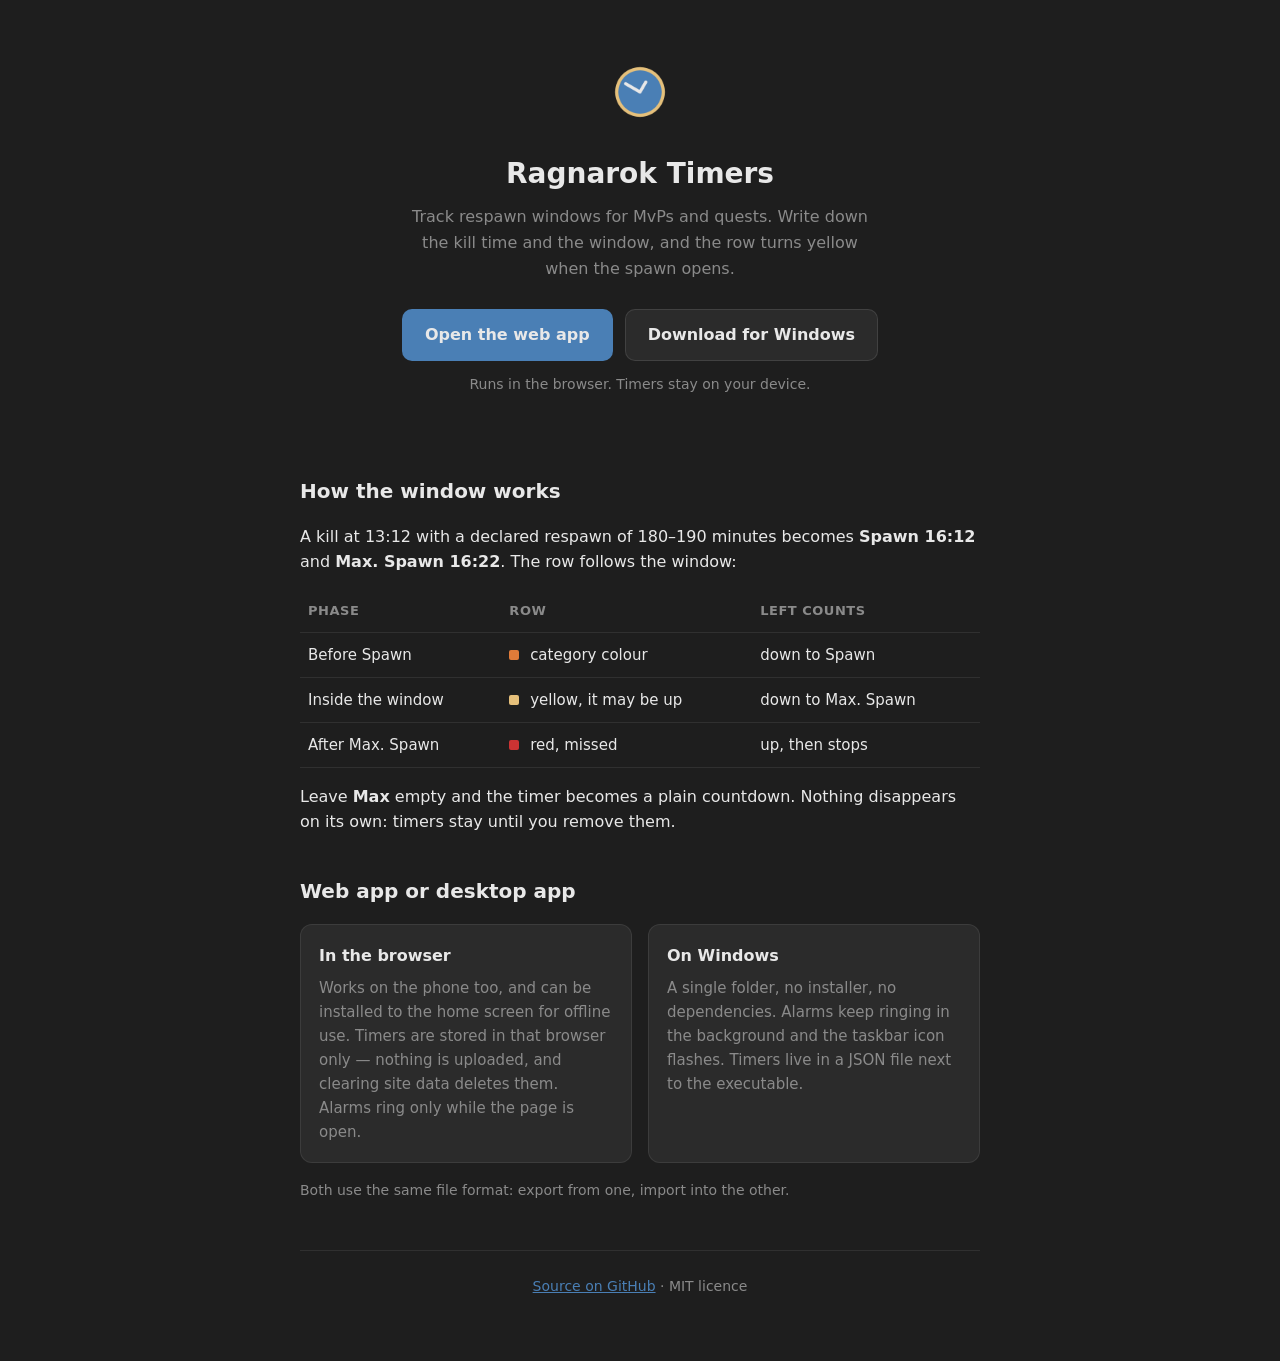
<file: docs/index.html>
<!doctype html>
<html lang="en">
  <head>
    <meta charset="utf-8" />
    <meta name="viewport" content="width=device-width, initial-scale=1" />
    <title>Ragnarok Timers</title>
    <meta
      name="description"
      content="Respawn window timers for Ragnarok Online MvPs and quests, in the browser or as a Windows app."
    />
    <meta name="theme-color" content="#1e1e1e" />
    <link rel="icon" href="app/icons/icon-192.png" />
    <link rel="stylesheet" href="style.css" />
  </head>
  <body>
    <main>
      <header class="hero">
        <img src="app/icons/icon-192.png" alt="" width="72" height="72" />
        <h1>Ragnarok Timers</h1>
        <p class="lead">
          Track respawn windows for MvPs and quests. Write down the kill time and
          the window, and the row turns yellow when the spawn opens.
        </p>
        <div class="cta">
          <a class="button primary" href="app/">Open the web app</a>
          <a class="button" id="download" href="https://github.com/AlbGri/ragnarok-timers/releases/latest">
            Download for Windows
          </a>
        </div>
        <p class="note" id="release-note">Runs in the browser. Timers stay on your device.</p>
      </header>

      <section>
        <h2>How the window works</h2>
        <p>
          A kill at 13:12 with a declared respawn of 180–190 minutes becomes
          <strong>Spawn 16:12</strong> and <strong>Max. Spawn 16:22</strong>. The
          row follows the window:
        </p>
        <table>
          <thead>
            <tr>
              <th>Phase</th>
              <th>Row</th>
              <th>Left counts</th>
            </tr>
          </thead>
          <tbody>
            <tr>
              <td>Before Spawn</td>
              <td><span class="swatch pending"></span> category colour</td>
              <td>down to Spawn</td>
            </tr>
            <tr>
              <td>Inside the window</td>
              <td><span class="swatch open"></span> yellow, it may be up</td>
              <td>down to Max. Spawn</td>
            </tr>
            <tr>
              <td>After Max. Spawn</td>
              <td><span class="swatch closed"></span> red, missed</td>
              <td>up, then stops</td>
            </tr>
          </tbody>
        </table>
        <p>
          Leave <strong>Max</strong> empty and the timer becomes a plain
          countdown. Nothing disappears on its own: timers stay until you remove
          them.
        </p>
      </section>

      <section>
        <h2>Web app or desktop app</h2>
        <div class="cards">
          <article>
            <h3>In the browser</h3>
            <p>
              Works on the phone too, and can be installed to the home screen for
              offline use. Timers are stored in that browser only — nothing is
              uploaded, and clearing site data deletes them. Alarms ring only
              while the page is open.
            </p>
          </article>
          <article>
            <h3>On Windows</h3>
            <p>
              A single folder, no installer, no dependencies. Alarms keep ringing
              in the background and the taskbar icon flashes. Timers live in a
              JSON file next to the executable.
            </p>
          </article>
        </div>
        <p class="note">
          Both use the same file format: export from one, import into the other.
        </p>
      </section>

      <footer>
        <a href="https://github.com/AlbGri/ragnarok-timers">Source on GitHub</a>
        <span>·</span>
        <span>MIT licence</span>
      </footer>
    </main>

    <script type="module">
      // La pagina si tiene aggiornata da sola: il nome dell'asset cambia a ogni
      // versione, quindi il collegamento diretto va ricavato dall'ultima release.
      const REPO = "AlbGri/ragnarok-timers";

      try {
        const response = await fetch(`https://api.github.com/repos/${REPO}/releases/latest`);
        if (!response.ok) throw new Error(response.status);
        const release = await response.json();
        const asset = release.assets?.find((item) => item.name.endsWith(".zip"));
        if (asset !== undefined) {
          const link = document.getElementById("download");
          link.href = asset.browser_download_url;
          link.textContent = `Download for Windows (${release.tag_name})`;
          const size = (asset.size / 1024 / 1024).toFixed(1);
          const date = new Date(release.published_at).toLocaleDateString();
          document.getElementById("release-note").textContent =
            `Windows build: ${size} MB, published ${date}.`;
        }
      } catch (error) {
        // Senza rete o oltre il limite di richieste resta il collegamento alla
        // pagina delle release, che funziona comunque.
        console.warn("Release non letta:", error);
      }
    </script>
  </body>
</html>
</file>
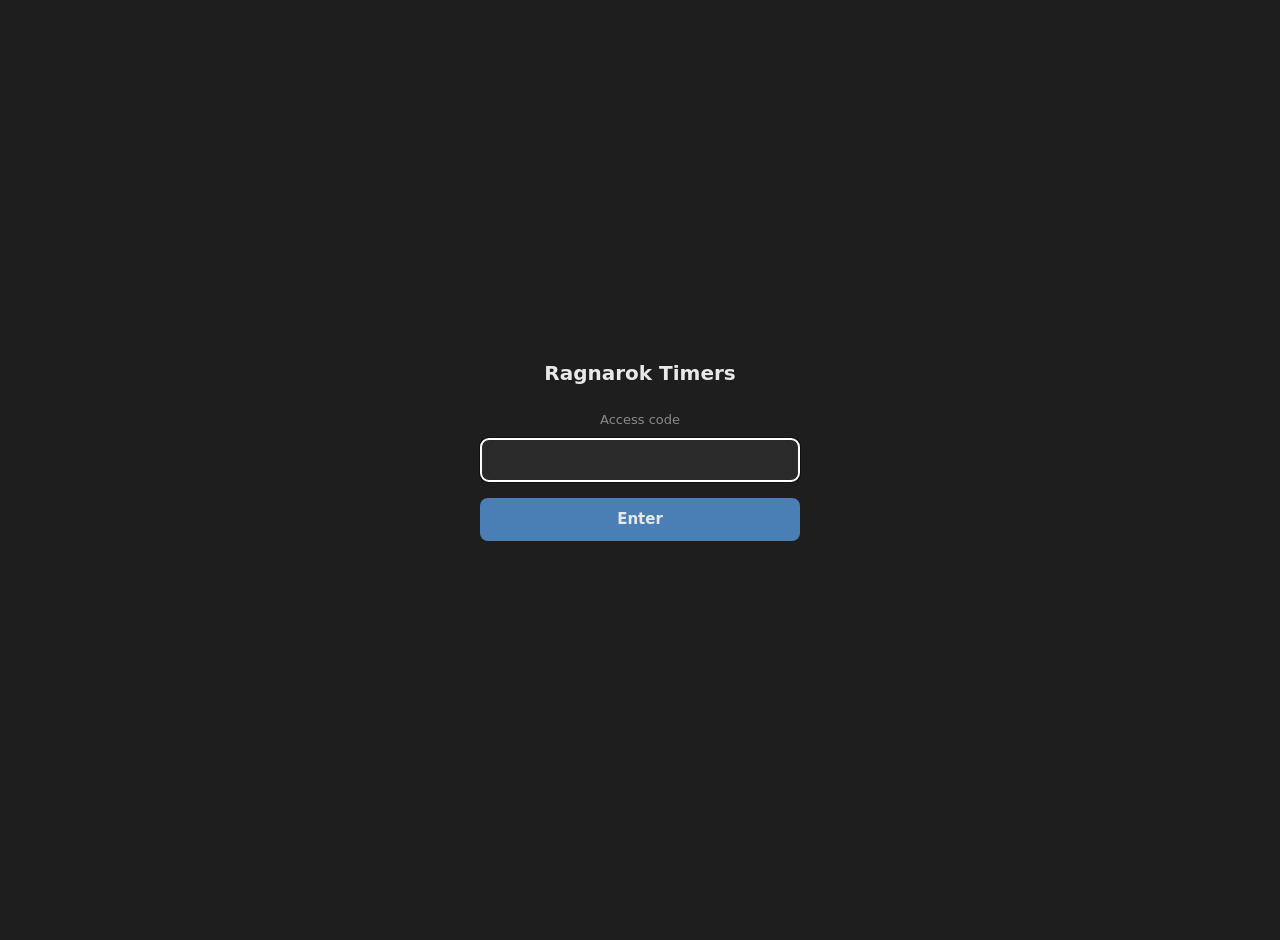
<file: docs/app/index.html>
<!doctype html>
<html lang="en">
  <head>
    <meta charset="utf-8" />
    <meta name="viewport" content="width=device-width, initial-scale=1, viewport-fit=cover" />
    <title>Ragnarok Timers</title>
    <meta name="description" content="Respawn window timers for Ragnarok Online MvPs and quests." />
    <meta name="theme-color" content="#1e1e1e" />
    <link rel="manifest" href="manifest.webmanifest" />
    <link rel="icon" href="icons/icon-192.png" />
    <link rel="apple-touch-icon" href="icons/icon-192.png" />
    <meta name="apple-mobile-web-app-capable" content="yes" />
    <meta name="apple-mobile-web-app-status-bar-style" content="black-translucent" />
    <link rel="stylesheet" href="style.css" />
  </head>
  <body>
    <header class="topbar">
      <button id="clock" class="clock" aria-label="Change time zone" title="Change time zone">
        <span id="clock-time">--:--:--</span>
        <span id="clock-zone" class="clock-zone"></span>
      </button>
      <div class="topbar-actions">
        <button id="btn-alerts" class="ghost warn compact" hidden>
          <span class="short">Alerts</span><span class="long">Enable alerts</span>
        </button>
        <button id="btn-install" class="ghost compact" hidden>
          <span class="short">Install</span><span class="long">Install app</span>
        </button>
        <button id="btn-settings" class="icon" aria-label="Settings" title="Settings">&#9881;</button>
      </div>
    </header>

    <main>
      <div class="list-head" aria-hidden="true">
        <span class="col-sound">Sound</span>
        <span class="col-name">Name</span>
        <span class="col-map">Map</span>
        <span class="col-category">Category</span>
        <span class="col-time">Time</span>
        <span class="col-spawn">Spawn</span>
        <span class="col-maxspawn">Max. Spawn</span>
        <span class="col-left">Left</span>
        <span class="col-menu"></span>
      </div>
      <ul id="timer-list" class="timers"></ul>
      <p id="empty-state" class="empty">No timers yet. Tap <strong>Add</strong> to create the first one.</p>
    </main>

    <button id="btn-add" class="fab" aria-label="Add timer">
      <span aria-hidden="true">+</span><span class="fab-label">Add</span>
    </button>

    <div id="toast" class="toast" role="status" aria-live="polite" hidden>
      <span id="toast-text"></span>
      <button id="toast-action" class="ghost" hidden>Undo</button>
    </div>

    <dialog id="editor" class="sheet">
      <form id="editor-form" method="dialog">
        <h2 id="editor-title">New timer</h2>

        <label for="field-name">Name</label>
        <input id="field-name" name="name" list="names" autocomplete="off" placeholder="Atroce" />

        <div class="row">
          <div>
            <label for="field-map">Map</label>
            <input id="field-map" name="map" list="maps" autocomplete="off" placeholder="ve_fild01" />
          </div>
          <div>
            <label for="field-category">Category</label>
            <input id="field-category" name="category" list="categories" autocomplete="off" placeholder="MvP" />
          </div>
        </div>

        <div class="row">
          <div>
            <label for="field-time">Time</label>
            <input id="field-time" name="time" inputmode="numeric" autocomplete="off" placeholder="now" />
          </div>
          <div>
            <label for="field-min">Min</label>
            <input id="field-min" name="min" inputmode="decimal" autocomplete="off" placeholder="190" required />
          </div>
          <div>
            <label for="field-max">Max</label>
            <input id="field-max" name="max" inputmode="decimal" autocomplete="off" placeholder="370" />
          </div>
        </div>
        <p class="hint">Minutes, or <code>1h30</code> and <code>3:10</code>. Leave <strong>Max</strong> empty for a fixed countdown.</p>
        <p id="editor-error" class="error" hidden></p>

        <menu>
          <button type="button" class="ghost" data-close>Cancel</button>
          <button type="submit" class="primary" id="editor-submit">Add</button>
        </menu>
      </form>

      <datalist id="names"></datalist>
      <datalist id="maps"></datalist>
      <datalist id="categories"></datalist>
    </dialog>

    <dialog id="actions" class="sheet">
      <h2 id="actions-title">Timer</h2>
      <div class="stack">
        <button type="button" class="ghost" data-action="edit">Edit</button>
        <button type="button" class="ghost" data-action="duplicate">+1 (duplicate from now)</button>
        <button type="button" class="ghost" data-action="refresh">Restart from now</button>
        <button type="button" class="ghost danger" data-action="remove">Remove</button>
      </div>
      <menu>
        <button type="button" class="ghost" data-close>Close</button>
      </menu>
    </dialog>

    <dialog id="timezone" class="sheet">
      <h2>Time zone</h2>
      <p class="hint">
        The times you type are read in this zone. If the clock above does not
        match the clock on your wall, pick your city here: some browsers and VPNs
        report the wrong zone, and every timer would be off by the difference.
      </p>

      <label for="zone-select">City</label>
      <select id="zone-select"></select>

      <p class="hint" id="zone-detected"></p>
      <p class="hint">
        Changing the zone does not move timers created before: check their
        <strong>Time</strong> and fix the ones that look wrong.
      </p>

      <menu>
        <button type="button" class="ghost" data-close>Close</button>
      </menu>
    </dialog>

    <dialog id="install" class="sheet">
      <h2>Install on this device</h2>
      <div id="install-steps"></div>
      <menu>
        <button type="button" class="ghost" data-close>Close</button>
      </menu>
    </dialog>

    <dialog id="settings" class="sheet">
      <h2>Settings</h2>

      <label for="field-volume">Alarm volume: <output id="volume-value">60</output></label>
      <input id="field-volume" type="range" min="0" max="100" step="5" />

      <label class="check">
        <input id="field-wakelock" type="checkbox" />
        Keep the screen awake while open
      </label>

      <div class="stack">
        <button type="button" class="ghost" id="btn-notifications">Enable notifications</button>
        <button type="button" class="ghost" id="btn-clear">Clear expired</button>
        <button type="button" class="ghost" id="btn-export">Export data</button>
        <button type="button" class="ghost" id="btn-import">Import data</button>
        <input id="file-import" type="file" accept="application/json,.json" hidden />
      </div>

      <p class="hint">
        Timers live in this browser only. Nothing is uploaded, and clearing site
        data deletes them: export a file to move them to another device or to the
        desktop app.
      </p>
      <p class="hint">Alarms only ring while this page is open.</p>
      <p class="hint" id="version"></p>

      <menu>
        <button type="button" class="ghost" data-close>Close</button>
      </menu>
    </dialog>

    <script type="module" src="app.js"></script>
  </body>
</html>
</file>
<file: docs/style.css>
/* Pagina di presentazione. L'applicazione ha il suo foglio in app/style.css. */

:root {
  --bg: #1e1e1e;
  --bg-alt: #2b2b2b;
  --fg: #e8e8e8;
  --fg-muted: #8a8a8a;
  --accent: #4a7fb5;
  --open: #e5c07b;
  --closed: #cc3333;
  --category: #e07b39;
  color-scheme: dark;
}

* {
  box-sizing: border-box;
}

body {
  margin: 0;
  background: var(--bg);
  color: var(--fg);
  font: 16px/1.6 system-ui, -apple-system, "Segoe UI", sans-serif;
  -webkit-text-size-adjust: 100%;
}

main {
  max-width: 720px;
  margin: 0 auto;
  padding: 32px 20px 64px;
}

.hero {
  padding: 24px 0 40px;
  text-align: center;
}

.hero img {
  border-radius: 16px;
}

h1 {
  margin: 16px 0 8px;
  font-size: 28px;
}

.lead {
  margin: 0 auto;
  max-width: 46ch;
  color: var(--fg-muted);
}

.cta {
  display: flex;
  flex-wrap: wrap;
  justify-content: center;
  gap: 12px;
  margin: 28px 0 12px;
}

.button {
  display: inline-block;
  padding: 12px 22px;
  background: var(--bg-alt);
  border: 1px solid #ffffff1a;
  border-radius: 10px;
  color: var(--fg);
  font-weight: 600;
  text-decoration: none;
}

.button:hover {
  border-color: #ffffff44;
}

.button.primary {
  background: var(--accent);
  border-color: transparent;
}

.note {
  margin: 0;
  color: var(--fg-muted);
  font-size: 14px;
}

section {
  margin-top: 40px;
}

h2 {
  font-size: 20px;
}

h3 {
  margin: 0 0 8px;
  font-size: 16px;
}

table {
  width: 100%;
  margin: 16px 0;
  border-collapse: collapse;
  font-size: 15px;
}

th,
td {
  padding: 10px 8px;
  border-bottom: 1px solid #ffffff14;
  text-align: left;
}

th {
  color: var(--fg-muted);
  font-size: 13px;
  font-weight: 600;
  text-transform: uppercase;
  letter-spacing: 0.04em;
}

.swatch {
  display: inline-block;
  width: 10px;
  height: 10px;
  margin-right: 6px;
  border-radius: 2px;
  vertical-align: baseline;
}

.swatch.pending {
  background: var(--category);
}

.swatch.open {
  background: var(--open);
}

.swatch.closed {
  background: var(--closed);
}

.cards {
  display: grid;
  gap: 16px;
  margin: 16px 0;
  grid-template-columns: repeat(auto-fit, minmax(240px, 1fr));
}

.cards article {
  padding: 18px;
  background: var(--bg-alt);
  border: 1px solid #ffffff14;
  border-radius: 12px;
}

.cards p {
  margin: 0;
  color: var(--fg-muted);
  font-size: 15px;
}

footer {
  margin-top: 48px;
  padding-top: 24px;
  border-top: 1px solid #ffffff14;
  color: var(--fg-muted);
  font-size: 14px;
  text-align: center;
}

footer a {
  color: var(--accent);
}
</file>
<file: docs/app/style.css>
/*
 * Un solo markup per due layout: su telefono ogni timer e' una scheda, da
 * 760px in su le stesse celle diventano le colonne della tabella grazie a
 * `display: contents` sui raggruppamenti.
 */

:root {
  --bg: #1e1e1e;
  --bg-alt: #2b2b2b;
  --bg-head: #3a3a3a;
  --fg: #e8e8e8;
  --fg-muted: #8a8a8a;
  --accent: #4a7fb5;
  --open: #e5c07b;
  --closed: #cc3333;
  --danger: #d1495b;
  --radius: 10px;
  color-scheme: dark;
}

* {
  box-sizing: border-box;
}

body {
  margin: 0;
  padding: 0 0 calc(96px + env(safe-area-inset-bottom));
  background: var(--bg);
  color: var(--fg);
  font: 15px/1.4 system-ui, -apple-system, "Segoe UI", sans-serif;
  -webkit-text-size-adjust: 100%;
}

/* ------------------------------------------------------------- topbar --- */

/*
 * Tre colonne invece di una fila: la prima resta vuota e fa da contrappeso alle
 * azioni, cosi' l'orologio sta al centro dello schermo e non al centro di cio'
 * che avanza dopo i pulsanti.
 */
.topbar {
  position: sticky;
  top: 0;
  z-index: 5;
  display: grid;
  grid-template-columns: 1fr auto 1fr;
  align-items: center;
  gap: 8px;
  padding: calc(10px + env(safe-area-inset-top)) 14px 10px;
  background: var(--bg-head);
  border-bottom: 1px solid #00000055;
}

/*
 * L'orologio non e' un ornamento: e' il modo per accorgersi che il browser
 * dichiara un fuso diverso dal proprio, cosa che sfalserebbe ogni orario
 * digitato senza altri sintomi.
 */
.clock {
  grid-column: 2;
  display: flex;
  min-width: 0;
  flex-direction: column;
  align-items: center;
  padding: 2px 10px;
  background: none;
  border: 1px solid transparent;
  text-align: center;
}

.clock:hover {
  border-color: #ffffff22;
}

#clock-time {
  font-size: 22px;
  font-weight: 600;
  font-variant-numeric: tabular-nums;
  letter-spacing: 0.5px;
  line-height: 1.1;
}

.clock-zone {
  overflow: hidden;
  max-width: 100%;
  color: var(--fg-muted);
  font-size: 12px;
  text-overflow: ellipsis;
  white-space: nowrap;
}

/* Sul telefono i pulsanti della barra usano l'etichetta corta. */
.compact {
  padding: 8px 12px;
  font-size: 14px;
  white-space: nowrap;
}

.compact .long {
  display: none;
}

@media (min-width: 560px) {
  .compact .short {
    display: none;
  }

  .compact .long {
    display: inline;
  }
}

.topbar-actions {
  grid-column: 3;
  display: flex;
  justify-content: flex-end;
  gap: 8px;
}

/*
 * Sugli schermi stretti la colonna dei pulsanti si prende il suo minimo e
 * l'orologio scivola verso sinistra, invece di essere tagliato.
 */
@media (max-width: 430px) {
  .topbar {
    padding-left: 10px;
    padding-right: 10px;
  }

  #clock-time {
    font-size: 20px;
  }
}

/* ------------------------------------------------------------- pulsanti -- */

button {
  font: inherit;
  color: inherit;
  border-radius: 8px;
  cursor: pointer;
}

.ghost {
  padding: 10px 14px;
  background: var(--bg-alt);
  border: 1px solid #ffffff1a;
}

.ghost:hover {
  background: #4a4a4a;
}

.ghost:disabled {
  color: var(--fg-muted);
  cursor: default;
}

.primary {
  padding: 10px 18px;
  background: var(--accent);
  border: 1px solid transparent;
  font-weight: 600;
}

.danger {
  color: var(--danger);
}

.warn {
  border-color: var(--open);
  color: var(--open);
}

.icon {
  width: 40px;
  height: 40px;
  background: transparent;
  border: 1px solid #ffffff1a;
  font-size: 17px;
}

.fab {
  position: fixed;
  right: 16px;
  bottom: calc(16px + env(safe-area-inset-bottom));
  z-index: 6;
  display: flex;
  align-items: center;
  gap: 8px;
  padding: 16px 20px;
  background: var(--accent);
  border: none;
  border-radius: 28px;
  box-shadow: 0 6px 18px #0008;
  font-size: 18px;
  font-weight: 600;
}

.fab-label {
  font-size: 15px;
}

/* --------------------------------------------------------------- lista --- */

.list-head {
  display: none;
}

.timers {
  margin: 0;
  padding: 0;
  list-style: none;
}

.timer {
  --row: var(--cat, var(--fg));
  display: grid;
  grid-template-columns: auto 1fr auto auto;
  grid-template-areas:
    "sound name left menu"
    "sound meta times menu";
  align-items: center;
  gap: 2px 10px;
  padding: 10px 12px;
  border-bottom: 1px solid #ffffff12;
  color: var(--row);
}

.timer:nth-child(even) {
  background: #ffffff06;
}

.timer.selected {
  background: #4a7fb533;
}

.timer[data-state="open"] {
  --row: var(--open);
}

.timer[data-state="closed"] {
  --row: var(--closed);
}

.sound {
  grid-area: sound;
  min-width: 44px;
  padding: 8px;
  background: none;
  border: none;
  color: var(--fg-muted);
  font-size: 20px;
  line-height: 1;
}

.sound[aria-pressed="true"] {
  color: var(--fg);
}

.name {
  grid-area: name;
  font-weight: 600;
  overflow: hidden;
  text-overflow: ellipsis;
  white-space: nowrap;
}

.meta {
  grid-area: meta;
  display: flex;
  gap: 8px;
  color: var(--fg-muted);
  font-size: 13px;
}

.meta .category::before {
  content: "·";
  margin-right: 8px;
}

/* Senza mappa il separatore non ha nulla da separare. */
.meta .map:empty {
  display: none;
}

.meta .map:empty + .category::before {
  content: none;
}

.times {
  grid-area: times;
  display: flex;
  gap: 6px;
  justify-content: flex-end;
  color: var(--fg-muted);
  font-size: 13px;
  font-variant-numeric: tabular-nums;
}

.times .spawn {
  color: var(--row);
}

.times .time::after,
.times .spawn::after {
  content: "→";
  margin-left: 6px;
  color: var(--fg-muted);
}

.times .maxspawn:empty,
.times .maxspawn:not(:empty) {
  min-width: 0;
}

.left {
  grid-area: left;
  font-size: 20px;
  font-weight: 600;
  font-variant-numeric: tabular-nums;
  text-align: right;
}

.menu {
  grid-area: menu;
  min-width: 40px;
  padding: 8px 4px;
  background: none;
  border: none;
  color: var(--fg-muted);
  font-size: 18px;
}

.empty {
  padding: 40px 24px;
  color: var(--fg-muted);
  text-align: center;
}

/* --------------------------------------------------------------- toast --- */

.toast {
  position: fixed;
  left: 50%;
  bottom: calc(90px + env(safe-area-inset-bottom));
  z-index: 7;
  display: flex;
  align-items: center;
  gap: 12px;
  max-width: min(92vw, 460px);
  padding: 12px 14px;
  transform: translateX(-50%);
  background: var(--bg-head);
  border: 1px solid #ffffff22;
  border-radius: var(--radius);
  box-shadow: 0 8px 24px #0009;
}

.toast .ghost {
  padding: 6px 12px;
  color: var(--accent);
}

/* -------------------------------------------------------------- dialog --- */

.sheet {
  width: 100%;
  max-width: 460px;
  margin: auto auto 0;
  padding: 20px 18px calc(20px + env(safe-area-inset-bottom));
  background: var(--bg-alt);
  border: 1px solid #ffffff1a;
  border-radius: var(--radius) var(--radius) 0 0;
  color: var(--fg);
}

.sheet::backdrop {
  background: #000000aa;
}

.sheet h2 {
  margin: 0 0 16px;
  font-size: 17px;
}

.sheet label {
  display: block;
  margin: 12px 0 4px;
  color: var(--fg-muted);
  font-size: 13px;
}

.sheet input[type="text"],
.sheet input:not([type]) {
  width: 100%;
}

.sheet select {
  width: 100%;
  padding: 12px;
  background: var(--bg);
  border: 1px solid #ffffff22;
  border-radius: 8px;
  color: var(--fg);
  font-size: 16px;
}

.sheet input:not([type="checkbox"]):not([type="range"]) {
  width: 100%;
  padding: 12px;
  background: var(--bg);
  border: 1px solid #ffffff22;
  border-radius: 8px;
  color: var(--fg);
  /* Sotto i 16px iOS ingrandisce la pagina quando il campo prende il fuoco. */
  font-size: 16px;
}

.sheet input[type="range"] {
  padding: 0;
  accent-color: var(--accent);
}

.row {
  display: flex;
  gap: 10px;
}

.row > div {
  flex: 1;
  min-width: 0;
}

.check {
  display: flex !important;
  align-items: center;
  gap: 10px;
  margin: 16px 0 !important;
  color: var(--fg) !important;
  font-size: 15px !important;
}

.stack {
  display: flex;
  flex-direction: column;
  gap: 8px;
  margin-top: 16px;
}

.stack .ghost {
  text-align: left;
}

.sheet ol {
  margin: 8px 0 0;
  padding-left: 22px;
  line-height: 1.9;
}

.sheet p {
  margin: 0;
}

.hint {
  margin: 12px 0 0;
  color: var(--fg-muted);
  font-size: 13px;
}

.hint code {
  padding: 1px 4px;
  background: #ffffff12;
  border-radius: 4px;
}

.error {
  margin: 12px 0 0;
  color: var(--danger);
  font-size: 13px;
}

.sheet menu {
  display: flex;
  justify-content: flex-end;
  gap: 10px;
  margin: 20px 0 0;
  padding: 0;
}

/* --------------------------------------------------------------- gate --- */

body.locked > *:not(.gate) {
  display: none;
}

.gate {
  display: flex;
  align-items: center;
  justify-content: center;
  min-height: 100dvh;
  padding: 24px;
}

.gate-box {
  width: 100%;
  max-width: 320px;
  text-align: center;
}

.gate-box h1 {
  margin: 0 0 24px;
  font-size: 20px;
}

.gate-box label {
  display: block;
  margin-bottom: 8px;
  color: var(--fg-muted);
  font-size: 13px;
}

.gate-box input {
  width: 100%;
  padding: 12px;
  background: var(--bg-alt);
  border: 1px solid #ffffff22;
  border-radius: 8px;
  color: var(--fg);
  font-size: 16px;
  text-align: center;
}

.gate-box .primary {
  width: 100%;
  margin-top: 16px;
}

/* ------------------------------------------------------------ desktop --- */

@media (min-width: 760px) {
  body {
    padding-bottom: 40px;
  }

  main {
    max-width: 1000px;
    margin: 0 auto;
    padding: 16px;
  }

  .list-head,
  .timer {
    display: grid;
    grid-template-columns: 56px minmax(120px, 1.4fr) minmax(80px, 1fr) 110px 64px 70px 92px 100px 40px;
    align-items: center;
    gap: 0 8px;
  }

  .list-head {
    padding: 8px 12px;
    background: var(--bg-head);
    border-radius: var(--radius) var(--radius) 0 0;
    color: var(--fg-muted);
    font-size: 12px;
    text-transform: uppercase;
    letter-spacing: 0.04em;
  }

  .list-head span,
  .timer > *:not(.name):not(.meta):not(.times) {
    text-align: center;
  }

  .list-head .col-name {
    text-align: left;
  }

  /* Le celle raggruppate per il telefono tornano colonne indipendenti. */
  .meta,
  .times {
    display: contents;
  }

  .timer > *,
  .meta > *,
  .times > * {
    grid-area: auto;
  }

  .map,
  .category,
  .time,
  .spawn,
  .maxspawn {
    color: var(--fg-muted);
    font-size: 14px;
    font-variant-numeric: tabular-nums;
    overflow: hidden;
    text-overflow: ellipsis;
    white-space: nowrap;
  }

  .spawn {
    color: var(--row);
  }

  .meta .category::before,
  .times .time::after,
  .times .spawn::after {
    content: none;
  }

  .left {
    font-size: 15px;
    text-align: center;
  }

  .sheet {
    margin: auto;
    border-radius: var(--radius);
  }

  .fab {
    right: calc(50% - 500px + 16px);
  }
}

@media (max-width: 759px) {
  .fab-label {
    display: none;
  }
}
</file>
